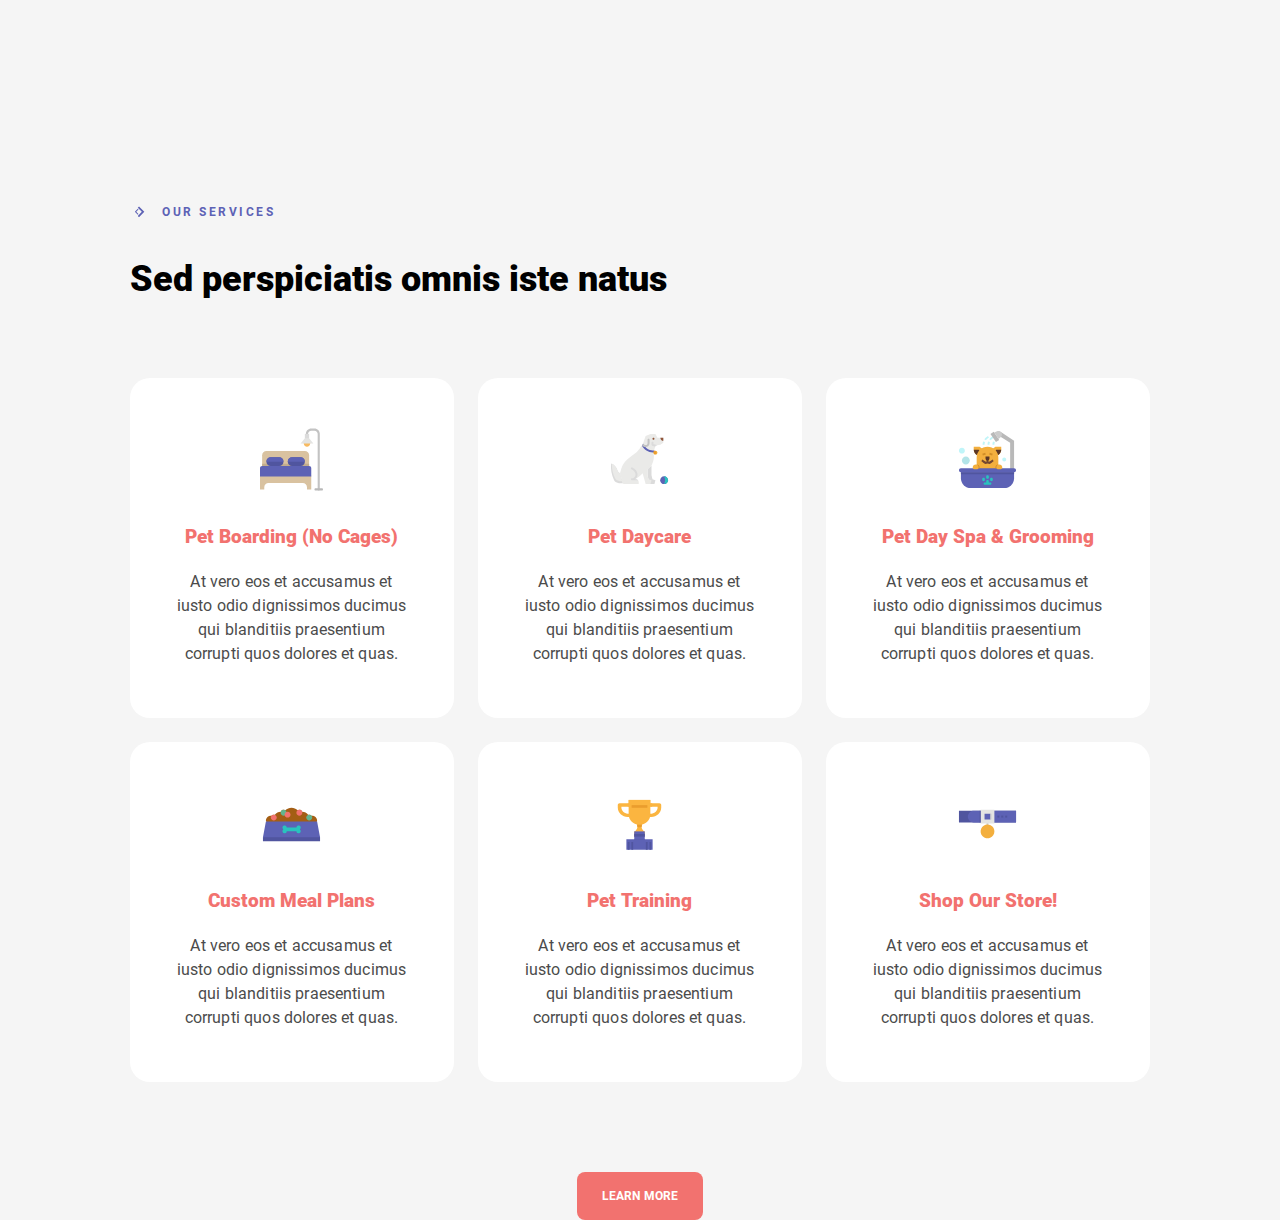
<file: hw_2.html>
<!doctype html>
<html lang="en">
<head>
    <meta charset="UTF-8">
    <meta name="viewport"
          content="width=device-width, user-scalable=no, initial-scale=1.0, maximum-scale=1.0, minimum-scale=1.0">
    <meta http-equiv="X-UA-Compatible" content="ie=edge">
    <link rel="stylesheet" href="css/reset.css">
    <link rel="stylesheet" href="css/hw_2.css">
    <title>Lesson 9</title>
</head>
<body>
<div class="wrapper">
    <div class="wrap">
        <div class="section-name">Our Services</div>
        <div class="section-title">Sed perspiciatis omnis iste natus</div>
        <div class="items">
            <div class="item">
                <div class="item__img">
                    <img src="img/hw_2/1.svg" alt="">
                </div>
                <div class="item__title">Pet Boarding (No Cages)</div>
                <div class="item__text">At vero eos et accusamus et iusto odio dignissimos ducimus qui blanditiis praesentium corrupti quos dolores et quas.</div>
            </div>
            <div class="item">
                <div class="item__img">
                    <img src="img/hw_2/2.svg" alt="">
                </div>
                <div class="item__title">Pet Daycare</div>
                <div class="item__text">At vero eos et accusamus et iusto odio dignissimos ducimus qui blanditiis praesentium corrupti quos dolores et quas.</div>
            </div>
            <div class="item">
                <div class="item__img">
                    <img src="img/hw_2/3.svg" alt="">
                </div>
                <div class="item__title">Pet Day Spa & Grooming</div>
                <div class="item__text">At vero eos et accusamus et iusto odio dignissimos ducimus qui blanditiis praesentium corrupti quos dolores et quas.</div>
            </div>
            <div class="item">
                <div class="item__img">
                    <img src="img/hw_2/4.svg" alt="">
                </div>
                <div class="item__title">Custom Meal Plans</div>
                <div class="item__text">At vero eos et accusamus et iusto odio dignissimos ducimus qui blanditiis praesentium corrupti quos dolores et quas.</div>
            </div>
            <div class="item">
                <div class="item__img">
                    <img src="img/hw_2/5.svg" alt="">
                </div>
                <div class="item__title">Pet Training</div>
                <div class="item__text">At vero eos et accusamus et iusto odio dignissimos ducimus qui blanditiis praesentium corrupti quos dolores et quas.</div>
            </div>
            <div class="item">
                <div class="item__img">
                    <img src="img/hw_2/6.svg" alt="">
                </div>
                <div class="item__title">Shop Our Store!</div>
                <div class="item__text">At vero eos et accusamus et iusto odio dignissimos ducimus qui blanditiis praesentium corrupti quos dolores et quas.</div>
            </div>
        </div>
        <div class="btn-wrap">
            <a class="btn" href="#">learn more</a>
        </div>
    </div>
</div>
</body>
</html>
</file>
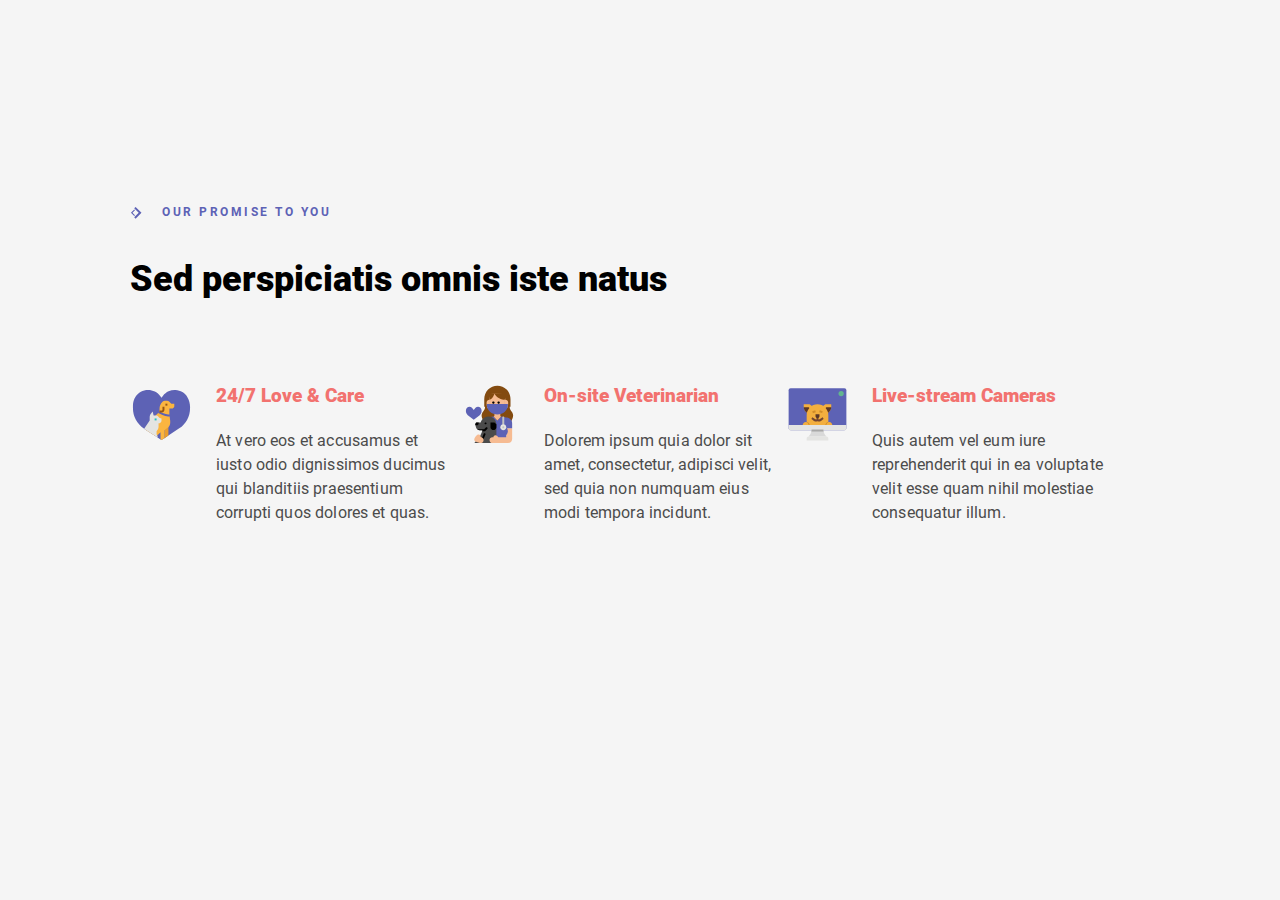
<file: hw_3.html>
<!doctype html>
<html lang="en">
<head>
    <meta charset="UTF-8">
    <meta name="viewport"
          content="width=device-width, user-scalable=no, initial-scale=1.0, maximum-scale=1.0, minimum-scale=1.0">
    <meta http-equiv="X-UA-Compatible" content="ie=edge">
    <link rel="stylesheet" href="css/reset.css">
    <link rel="stylesheet" href="css/hw_3.css">
    <title>Home work #3</title>
</head>
<body>
<div class="wrapper">
    <div class="wrap">
        <div class="section-name">OUR PROMISE TO YOU</div>
        <div class="section-title">Sed perspiciatis omnis iste natus</div>
        <div class="items">
            <div class="item">
                <div class="item__img">
                    <img src="img/hw_3/1.svg" alt="">
                </div>
                <div class="item__content">
                    <div class="item__content__title">24/7 Love & Care</div>
                    <div class="item__content__text">At vero eos et accusamus et iusto odio dignissimos ducimus qui blanditiis praesentium corrupti quos dolores et quas.</div>
                </div>
            </div>
            <div class="item">
                <div class="item__img">
                    <img src="img/hw_3/2.svg" alt="">
                </div>
                <div class="item__content">
                    <div class="item__content__title">On-site Veterinarian</div>
                    <div class="item__content__text">Dolorem ipsum quia dolor sit amet, consectetur, adipisci velit, sed quia non numquam eius modi tempora incidunt.</div>
                </div>
            </div>
            <div class="item">
                <div class="item__img">
                    <img src="img/hw_3/3.svg" alt="">
                </div>
                <div class="item__content">
                    <div class="item__content__title">Live-stream Cameras</div>
                    <div class="item__content__text">Quis autem vel eum iure reprehenderit qui in ea voluptate velit esse quam nihil molestiae consequatur illum.</div>
                </div>
            </div>
        </div>
    </div>
</div>
</body>
</html>
</file>
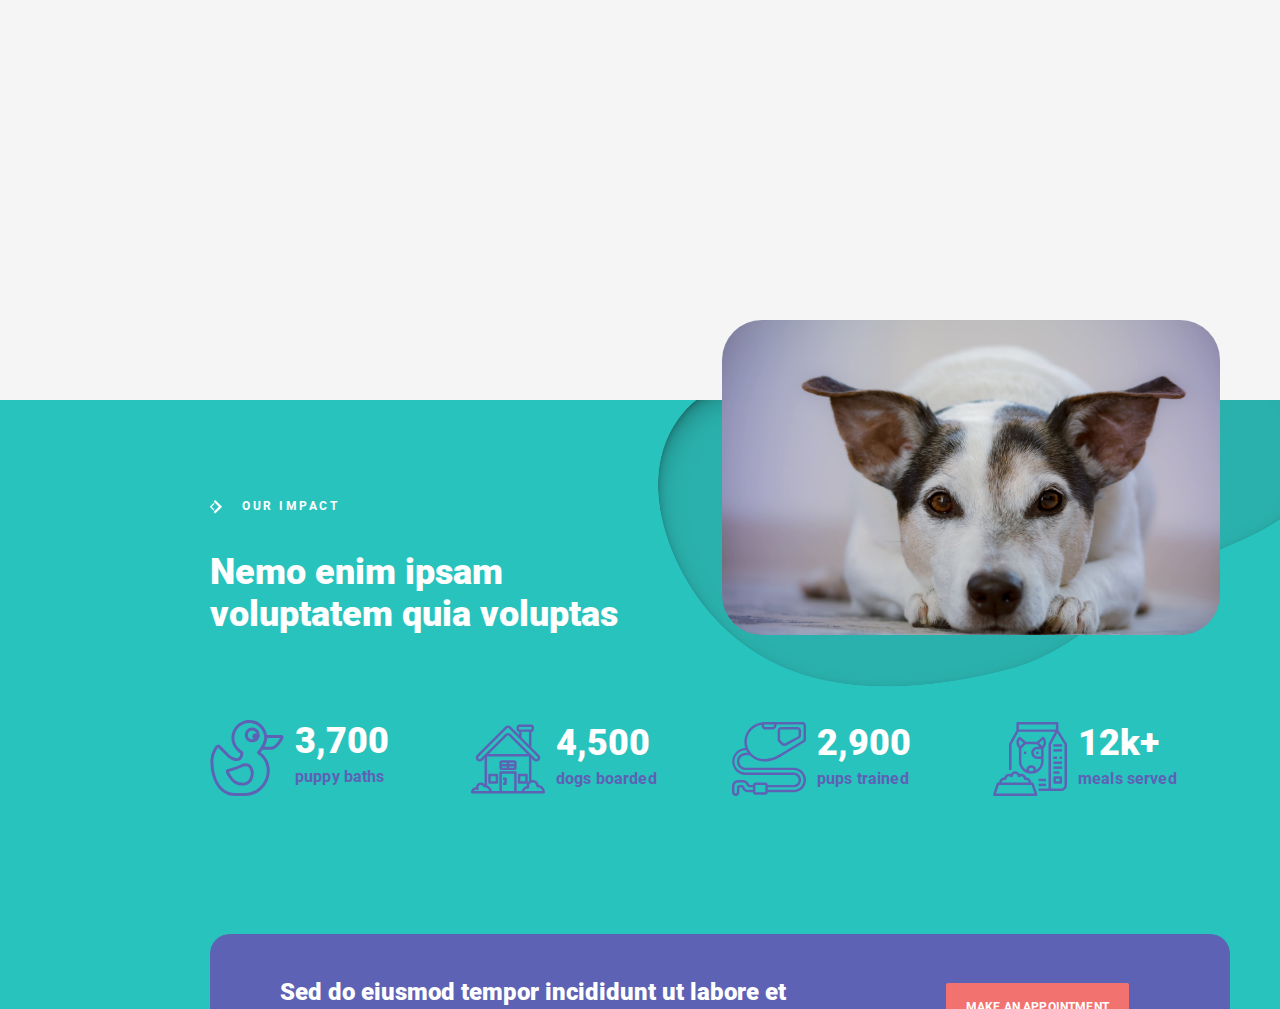
<file: hw_4.html>
<!doctype html>
<html lang="en">
<head>
    <meta charset="UTF-8">
    <meta name="viewport"
          content="width=device-width, user-scalable=no, initial-scale=1.0, maximum-scale=1.0, minimum-scale=1.0">
    <meta http-equiv="X-UA-Compatible" content="ie=edge">
    <link rel="stylesheet" href="css/reset.css">
    <link rel="stylesheet" href="css/hw_4.css">
    <title>Lesson 9</title>
</head>
<body>
<div class="wrapper">
    <div class="wrap">
        <!-- Зеленый блок -->
        <div class="s-1">
            <div class="s-1__wrap">
                <div>
                    <div class="s-1__col1">
                        <div class="title">OUR IMPACT</div>
                        <div class="text">Nemo enim ipsam voluptatem quia voluptas</div>
                    </div>
                    <div class="s-1__col2">
                        <div class="wrap-img-dog">
                            <img src="img/hw_4/dog.jpg" alt="">
                        </div>
                    </div>
                </div>
                <div class="items">
                    <div class="item">
                        <div class="item__col1">
                            <img src="img/hw_4/1.svg" alt="">
                        </div>
                        <div class="item__col2">
                            <div class="title">3,700</div>
                            <div class="text">puppy baths</div>
                        </div>
                    </div>
                    <div class="item">
                        <div class="item__col1">
                            <img src="img/hw_4/2.svg" alt="">
                        </div>
                        <div class="item__col2">
                            <div class="title">4,500</div>
                            <div class="text">dogs boarded</div>
                        </div>
                    </div>
                    <div class="item">
                        <div class="item__col1">
                            <img src="img/hw_4/3.svg" alt="">
                        </div>
                        <div class="item__col2">
                            <div class="title">2,900</div>
                            <div class="text">pups trained</div>
                        </div>
                    </div>
                    <div class="item">
                        <div class="item__col1">
                            <img src="img/hw_4/4.svg" alt="">
                        </div>
                        <div class="item__col2">
                            <div class="title">12k+</div>
                            <div class="text">meals served</div>
                        </div>
                    </div>
                </div>
            </div>
        </div>
        <!-- Фиолетовый блок -->
        <div class="s-2">
            <div class="text ib">Sed do eiusmod tempor incididunt ut labore et dolore magna aliqua</div>
            <a class="ib" href="#">Make an Appointment</a>
        </div>
    </div>
</div>
</body>
</html>
</file>
<file: css/hw_2.css>
@font-face {
    font-family: 'Roboto';
    src: url('../font/Roboto-Black.woff2') format('woff2'),
    url('../font/Roboto-Black.woff') format('woff');
    font-weight: 900;
    font-style: normal;
    font-display: swap;
}

@font-face {
    font-family: 'Roboto';
    src: url('../font/Roboto-Bold.woff2') format('woff2'),
    url('../font/Roboto-Bold.woff') format('woff');
    font-weight: 700;
    font-style: normal;
    font-display: swap;
}

@font-face {
    font-family: 'Roboto';
    src: url('../font/Roboto-Regular.woff2') format('woff2'),
    url('../font/Roboto-Regular.woff') format('woff');
    font-weight: 400;
    font-style: normal;
    font-display: swap;
}

.wrapper {
    min-height: 100%;
    overflow: hidden;
    background: #F5F5F5;
}

.wrap {
    width: 1020px;
    margin: 200px auto 0;
    font-family: Roboto, Arial, sans-serif;
}

.section-name {
    margin-bottom: 33px;
    font-weight: 700;
    font-size: 12px;
    line-height: 24px;
    letter-spacing: 2.5px;
    text-transform: uppercase;
    color: #5D62B5;
}

.section-name::before {
    display: inline-block;
    content: "";
    width: 16px;
    height: 24px;
    margin-right: 16px;
    background: url("../img/hw_2/mark.svg") 0 0 / 140% no-repeat;
    vertical-align: middle;
}

.section-title {
    margin-bottom: 78px;
    font-weight: 900;
    font-size: 36px;
    line-height: 42px;
    color: #000000;
}

.items {
    font-size: 0;
    margin-bottom: 66px;
}

.item {
    display: inline-block;
    width: 324px;
    height: 340px;
    margin-bottom: 24px;
    padding: 50px 44px 0 43px;
    background-color: #fff;
    border-radius: 20px;
    font-size: 16px;
    text-align: center;
}

.item:hover {
    box-shadow: 0px 8px 16px rgba(38, 38, 38, 0.24), 0px 16px 24px rgba(38, 38, 38, 0.2);
}

.item:not(:nth-child(3n)) {
    margin-right: 24px;
}

.item__img {
    margin-bottom: 33px;
}

.item__title {
    margin-bottom: 20px;
    font-weight: 900;
    font-size: 19px;
    line-height: 26px;
    color: #F2726F;
}

.item__text {
    font-weight: 400;
    font-size: 16px;
    line-height: 24px;
    letter-spacing: 0.15px;
    color: #4B4B4B;
}

.btn-wrap {
    text-align: center;
}

.btn {
    display: inline-block;
    padding: 12px 25px;
    font-weight: 700;
    font-size: 12px;
    line-height: 24px;
    letter-spacing: 0.15px;
    text-transform: uppercase;
    color: #ffffff;
    border-radius: 8px;
    background-color: #F2726F;
}
</file>
<file: css/hw_3.css>
@font-face {
    font-family: 'Roboto';
    src: url('../font/Roboto-Black.woff2') format('woff2'),
    url('../font/Roboto-Black.woff') format('woff');
    font-weight: 900;
    font-style: normal;
    font-display: swap;
}

@font-face {
    font-family: 'Roboto';
    src: url('../font/Roboto-Bold.woff2') format('woff2'),
    url('../font/Roboto-Bold.woff') format('woff');
    font-weight: 700;
    font-style: normal;
    font-display: swap;
}

@font-face {
    font-family: 'Roboto';
    src: url('../font/Roboto-Regular.woff2') format('woff2'),
    url('../font/Roboto-Regular.woff') format('woff');
    font-weight: 400;
    font-style: normal;
    font-display: swap;
}

.wrapper {
    min-height: 100%;
    overflow: hidden;
    background-color: #F5F5F5;
    font-family: Roboto, Arial, sans-serif;
}

.wrap {
    max-width: 1020px;
    margin: 200px auto 0;
}

.section-name {
    margin-bottom: 33px;
    font-weight: 700;
    font-size: 12px;
    line-height: 24px;
    letter-spacing: 2.5px;
    text-transform: uppercase;
    color: #5D62B5;
}

.section-name::before {
    display: inline-block;
    content: "";
    width: 16px;
    height: 24px;
    margin-right: 16px;
    vertical-align: middle;
    background: url("../img/hw_3/mark.svg") center / cover no-repeat;
}

.section-title {
    margin-bottom: 68px;
    font-weight: 900;
    font-size: 36px;
    line-height: 42px;
}

.item {
    display: inline-block;
    max-width: 324px;
    font-size: 0;
}

.item__img, .item__content {
    display: inline-block;
    vertical-align: top;
}

.item__img {
    margin-right: 23px;
}

.item__content {
    max-width: 238px;
    font-size: 16px;
}

.item__content__title {
    margin-bottom: 20px;
    font-weight: 900;
    font-size: 19px;
    line-height: 26px;
    color: #F2726F;
}

.item__content__text {
    font-weight: 400;
    font-size: 16px;
    line-height: 24px;
    letter-spacing: 0.15px;
    color: #4B4B4B;
}
</file>
<file: css/hw_4.css>
@font-face {
    font-family: 'Roboto';
    src: url('../font/Roboto-Black.woff2') format('woff2'),
    url('../font/Roboto-Black.woff') format('woff');
    font-weight: 900;
    font-style: normal;
    font-display: swap;
}

@font-face {
    font-family: 'Roboto';
    src: url('../font/Roboto-Bold.woff2') format('woff2'),
    url('../font/Roboto-Bold.woff') format('woff');
    font-weight: 700;
    font-style: normal;
    font-display: swap;
}

@font-face {
    font-family: 'Roboto';
    src: url('../font/Roboto-Regular.woff2') format('woff2'),
    url('../font/Roboto-Regular.woff') format('woff');
    font-weight: 400;
    font-style: normal;
    font-display: swap;
}

.wrapper {
    min-height: 100%;
    overflow: hidden;
    background-color: #F5F5F5;
    font-family: Roboto, Arial, sans-serif;
}

.wrap {
    width: 1440px;
    padding-top: 400px;
    margin: 0 auto;
}

.s-1 {
    background: #29C3BE url("../img/hw_4/under_img.png") 87% 0 / 50% no-repeat;
    padding-bottom: 1px;
}

.s-1__wrap {
    width: 1020px;
    margin: 0 auto;
}

.s-1__wrap > div:first-child {
    margin-bottom: 85px;
}

.s-1__col1, .s-1__col2 {
    display: inline-block;
    width: 508px;
    font-size: 0;
    vertical-align: bottom;
}

.s-1__col1 {
    padding-right: 50px;
}

.s-1__col1 .title {
    margin-bottom: 32px;
    font-weight: 700;
    font-size: 12px;
    line-height: 24px;
    letter-spacing: 2.5px;
    text-transform: uppercase;
    color: white;
}

.s-1__col1 .title::before {
    display: inline-block;
    content: "";
    width: 16px;
    height: 24px;
    vertical-align: middle;
    margin-right: 16px;
    background: url("../img/hw_4/mark.svg") center / 180% no-repeat;
}

.s-1__col1 .text {
    font-weight: 900;
    font-size: 36px;
    line-height: 42px;
    color: white;
}

.wrap-img-dog {
    margin-top: -80px;
}

.wrap-img-dog img {
    display: block;
    width: 498px;
    border-radius: 40px;
}

.items {
    font-size: 0;
    margin-bottom: 212px;
}

.item {
    display: inline-block;
    width: 237px;
}

.item:not(:last-child) {
    margin-right: 24px;
}

.item > div {
    display: inline-block;
}

.item__col1 img {
    display: block;
    max-width: 74px;
}

.item__col2 {
    width: 160px;
    vertical-align: top;
    padding-left: 11px;
}

.item__col2 .title {
    font-weight: 900;
    font-size: 36px;
    line-height: 42px;
    color: white;
    margin-bottom: 3px;
}

.item__col2 .text {
    font-weight: 700;
    font-size: 16px;
    line-height: 24px;
    letter-spacing: 0.15px;
    color: #5D62B5;
}

.s-2 {
    width: 1020px;
    height: 150px;
    margin: -75px auto;
    padding: 43px 0 46px 70px;
    background-color: #5D62B5;
    border-radius: 20px;
}

.ib {
    display: inline-block;
    vertical-align: middle;
}

.s-2 .text {
    margin-right: 100px;
    max-width: 562px;
    font-weight: 900;
    font-size: 24px;
    line-height: 30px;
    color: white;
}

.s-2 a {
    display: inline-block;
    padding: 12px 20px;
    font-weight: 700;
    font-size: 12px;
    line-height: 24px;
    text-align: center;
    letter-spacing: 0.15px;
    text-transform: uppercase;
    color: white;
    border-radius: 2px;
    background-color: #F2726F;
}
</file>
